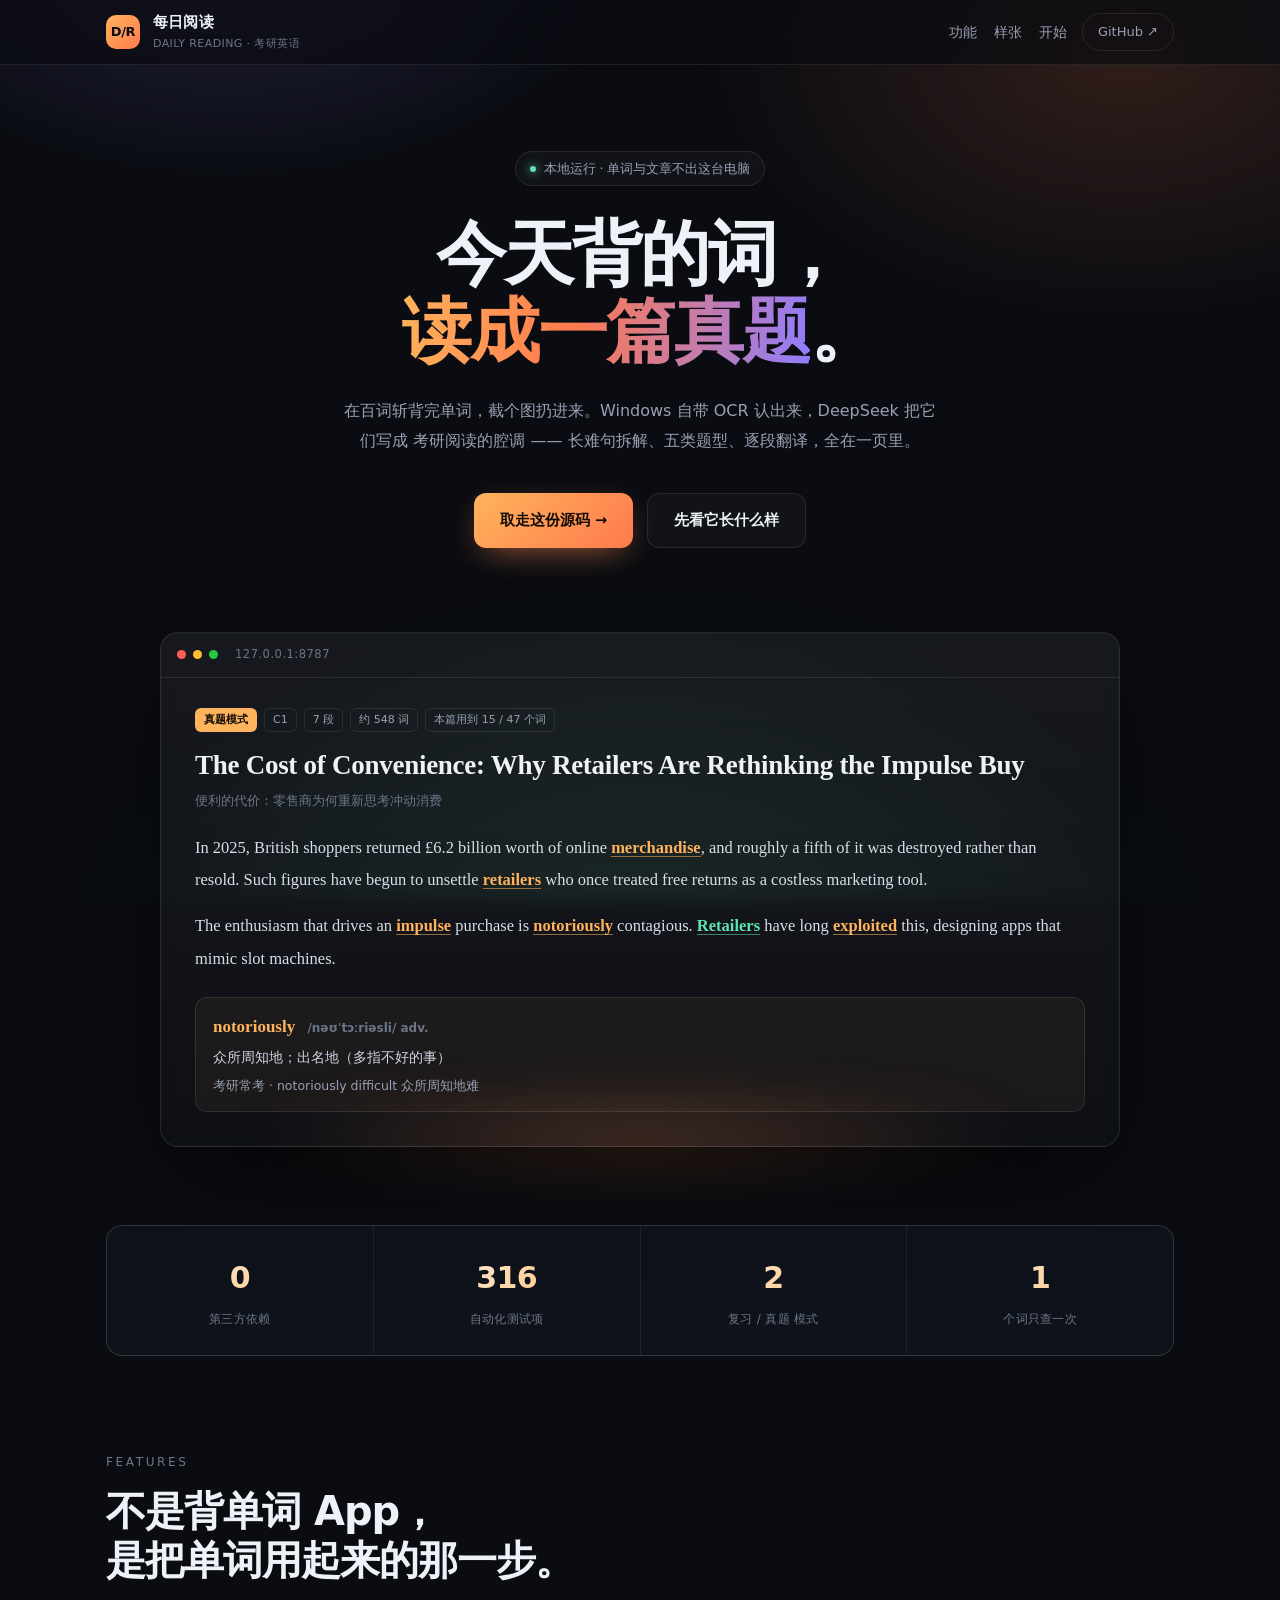
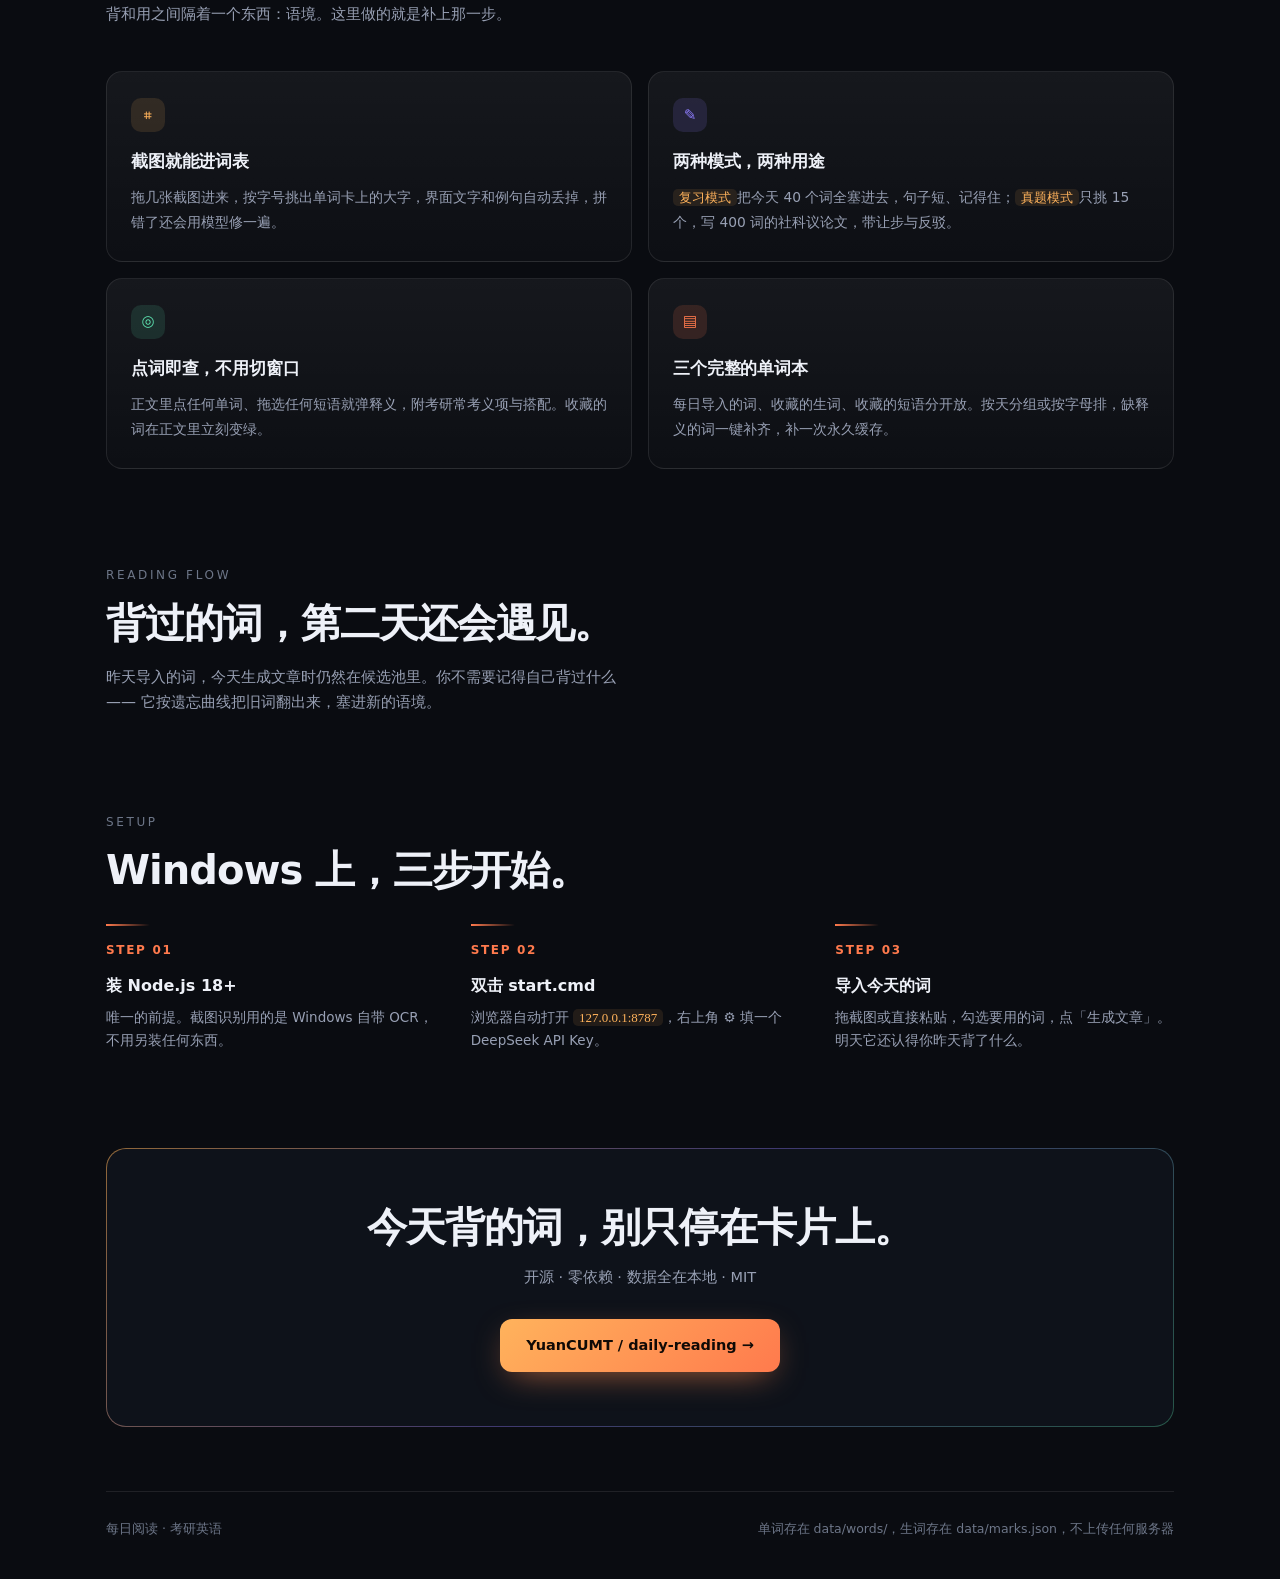
<file: promo.html>
<!doctype html>
<html lang="zh-CN">
<head>
<meta charset="utf-8">
<meta name="viewport" content="width=device-width, initial-scale=1">
<title>每日阅读 — 把今天背的词，读成一篇真题</title>
<style>
:root{
  --bg:#0a0c11; --bg2:#0e121a; --line:rgba(255,255,255,.09);
  --fg:#eef1f8; --dim:#98a0b4; --dim2:#6d7688;
  --amber:#ffb35c; --ember:#ff7a4d; --violet:#8f7dff; --mint:#5ee2b0;
  --sans:"Inter",system-ui,-apple-system,"Segoe UI","PingFang SC","Microsoft YaHei",sans-serif;
  --serif:"Iowan Old Style","Palatino Linotype",Georgia,"Songti SC",serif;
}
*{margin:0;padding:0;box-sizing:border-box}
html{scroll-behavior:smooth}
body{background:var(--bg);color:var(--fg);font-family:var(--sans);line-height:1.7;
  -webkit-font-smoothing:antialiased;overflow-x:hidden}
body::before{content:"";position:fixed;inset:0;z-index:0;pointer-events:none;
  background:
    radial-gradient(680px 420px at 18% -8%, rgba(143,125,255,.20), transparent 62%),
    radial-gradient(720px 460px at 88% 6%, rgba(255,122,77,.16), transparent 60%),
    radial-gradient(900px 600px at 50% 108%, rgba(94,226,176,.10), transparent 65%)}
.wrap{max-width:1120px;margin:0 auto;padding:0 26px;position:relative;z-index:1}
a{color:inherit;text-decoration:none}

nav{position:sticky;top:0;z-index:20;backdrop-filter:blur(14px);
  background:rgba(10,12,17,.72);border-bottom:1px solid var(--line)}
.nav-in{display:flex;align-items:center;gap:13px;height:64px}
.mark{width:34px;height:34px;border-radius:10px;flex:none;display:grid;place-items:center;
  font-weight:800;font-size:13px;letter-spacing:-.4px;color:#0a0c11;
  background:linear-gradient(135deg,var(--amber),var(--ember))}
.nm{font-weight:650;font-size:15px;letter-spacing:.2px}
.nm small{display:block;font-size:11px;font-weight:400;color:var(--dim2);letter-spacing:.4px}
nav .sp{flex:1}
nav a.lnk{font-size:13.5px;color:var(--dim);padding:6px 2px;transition:color .2s}
nav a.lnk:hover{color:var(--fg)}
nav .ghost{font-size:13px;color:var(--dim);border:1px solid var(--line);border-radius:999px;
  padding:7px 15px;transition:.2s}
nav .ghost:hover{color:var(--fg);border-color:rgba(255,255,255,.28)}

.hero{padding:86px 0 20px;text-align:center}
.tag{display:inline-flex;align-items:center;gap:8px;font-size:12.5px;color:var(--dim);
  border:1px solid var(--line);border-radius:999px;padding:6px 14px;margin-bottom:30px;
  background:rgba(255,255,255,.03)}
.tag i{width:6px;height:6px;border-radius:50%;background:var(--mint);box-shadow:0 0 10px var(--mint)}
h1{font-size:clamp(38px,6.2vw,70px);line-height:1.1;letter-spacing:-.03em;font-weight:760}
h1 .g{background:linear-gradient(100deg,var(--amber),var(--ember) 42%,var(--violet));
  -webkit-background-clip:text;background-clip:text;color:transparent}
.sub{margin:26px auto 0;max-width:37em;font-size:16px;color:var(--dim);line-height:1.85}
.btns{display:flex;gap:14px;justify-content:center;flex-wrap:wrap;margin-top:38px}
.btn{display:inline-flex;align-items:center;gap:9px;padding:14px 26px;border-radius:12px;
  font-size:14.5px;font-weight:600;transition:transform .18s,box-shadow .25s}
.btn.pri{color:#100a06;background:linear-gradient(135deg,var(--amber),var(--ember));
  box-shadow:0 10px 34px -12px rgba(255,140,80,.75)}
.btn.pri:hover{transform:translateY(-2px);box-shadow:0 16px 42px -12px rgba(255,140,80,.9)}
.btn.sec{color:var(--fg);border:1px solid var(--line);background:rgba(255,255,255,.03)}
.btn.sec:hover{border-color:rgba(255,255,255,.26);background:rgba(255,255,255,.06)}

.stage{margin:64px auto 0;max-width:960px;position:relative}
.stage::after{content:"";position:absolute;inset:auto 8% -34px;height:90px;
  background:radial-gradient(closest-side,rgba(255,140,80,.30),transparent);filter:blur(26px);z-index:-1}
.win{border:1px solid var(--line);border-radius:18px;overflow:hidden;
  background:linear-gradient(180deg,rgba(255,255,255,.055),rgba(255,255,255,.02));
  box-shadow:0 34px 90px -34px rgba(0,0,0,.9),inset 0 0 0 1px rgba(255,255,255,.02);
  backdrop-filter:blur(8px)}
.bar{display:flex;align-items:center;gap:7px;padding:12px 16px;border-bottom:1px solid var(--line)}
.bar b{width:9px;height:9px;border-radius:50%;background:#ff5f57}
.bar b:nth-child(2){background:#febc2e}.bar b:nth-child(3){background:#28c840}
.bar span{margin-left:10px;font-size:11.5px;color:var(--dim2);letter-spacing:.5px}
.doc{padding:30px 34px 34px;text-align:left}
.doc .k{display:flex;gap:7px;flex-wrap:wrap;margin-bottom:16px}
.chip{font-size:11px;color:var(--dim);border:1px solid var(--line);border-radius:6px;padding:2px 8px}
.chip.on{color:#100a06;background:var(--amber);border-color:transparent;font-weight:600}
.doc h3{font-family:var(--serif);font-size:clamp(20px,2.6vw,27px);line-height:1.32;letter-spacing:-.01em}
.doc .zh{font-size:13px;color:var(--dim2);margin:6px 0 20px}
.doc p{font-family:var(--serif);font-size:16.5px;line-height:1.95;color:#d9dee9}
.doc p+p{margin-top:14px}
mark{background:none;color:var(--amber);font-weight:600;box-shadow:inset 0 -1px 0 rgba(255,179,92,.55)}
mark.mine{color:var(--mint);box-shadow:inset 0 -1px 0 rgba(94,226,176,.55)}
.gloss{margin-top:22px;border:1px solid var(--line);border-radius:12px;padding:15px 17px;
  background:rgba(255,179,92,.05)}
.gloss .w{font-family:var(--serif);font-size:17px;color:var(--amber);font-weight:600}
.gloss .w i{font-family:var(--sans);font-style:normal;font-size:12px;color:var(--dim2);margin-left:8px}
.gloss .m{font-size:13.5px;color:#cfd6e4;margin-top:4px}
.gloss .x{font-size:12.5px;color:var(--dim);margin-top:6px}

.stats{display:grid;grid-template-columns:repeat(4,1fr);gap:1px;margin:78px 0 0;
  background:var(--line);border:1px solid var(--line);border-radius:16px;overflow:hidden}
.st{background:var(--bg2);padding:26px 20px;text-align:center}
.st .k{font-size:30px;font-weight:740;letter-spacing:-.02em;
  background:linear-gradient(135deg,#fff,var(--amber));-webkit-background-clip:text;
  background-clip:text;color:transparent}
.st .l{font-size:12px;color:var(--dim2);margin-top:6px;letter-spacing:.3px}

section{padding:96px 0 0}
.eyebrow{font-size:12px;letter-spacing:.22em;color:var(--dim2);text-transform:uppercase;margin-bottom:14px}
h2{font-size:clamp(26px,3.5vw,40px);line-height:1.24;letter-spacing:-.025em;font-weight:720;margin-bottom:16px}
.lede{color:var(--dim);font-size:15px;max-width:36em}

.feats{display:grid;grid-template-columns:repeat(2,1fr);gap:16px;margin-top:44px}
.feat{border:1px solid var(--line);border-radius:16px;padding:26px 24px;
  background:linear-gradient(180deg,rgba(255,255,255,.05),rgba(255,255,255,.015));
  transition:border-color .25s,transform .25s}
.feat:hover{border-color:rgba(255,179,92,.4);transform:translateY(-3px)}
.glow{width:34px;height:34px;border-radius:10px;display:grid;place-items:center;margin-bottom:16px;
  font-size:15px;background:rgba(255,179,92,.12);color:var(--amber)}
.feat:nth-child(2) .glow{background:rgba(143,125,255,.14);color:var(--violet)}
.feat:nth-child(3) .glow{background:rgba(94,226,176,.12);color:var(--mint)}
.feat:nth-child(4) .glow{background:rgba(255,122,77,.14);color:var(--ember)}
.feat h3{font-size:16.5px;margin-bottom:9px;letter-spacing:-.01em}
.feat p{font-size:13.8px;color:var(--dim);line-height:1.8}
code{font-family:var(--serif);font-size:13px;color:var(--amber);background:rgba(255,179,92,.1);
  padding:1px 6px;border-radius:5px}

.steps{display:grid;grid-template-columns:repeat(3,1fr);gap:26px;margin-top:44px}
.step{position:relative}
.step .n{font-size:12px;font-weight:700;letter-spacing:.14em;color:var(--ember);margin-bottom:12px}
.step b{display:block;font-size:16px;margin-bottom:7px}
.step p{font-size:13.5px;color:var(--dim)}
.step::before{content:"";position:absolute;left:0;top:-16px;width:44px;height:2px;
  background:linear-gradient(90deg,var(--ember),transparent)}

.cta-wrap{margin-top:96px;padding:1px;border-radius:20px;
  background:linear-gradient(135deg,rgba(255,179,92,.55),rgba(143,125,255,.4),rgba(94,226,176,.35))}
.cta{background:var(--bg2);border-radius:19px;padding:54px 44px;text-align:center}
.cta h2{margin-bottom:12px}
.cta p{color:var(--dim);font-size:14.5px}
.cta .btns{margin-top:30px}

footer{display:flex;justify-content:space-between;gap:14px;flex-wrap:wrap;
  margin-top:64px;padding:26px 0 40px;border-top:1px solid var(--line);
  font-size:12.5px;color:var(--dim2)}

@media(max-width:860px){
  .feats,.steps{grid-template-columns:1fr}
  .stats{grid-template-columns:1fr 1fr}
  .doc{padding:22px}
  nav a.lnk{display:none}
  .cta{padding:40px 24px}
  section{padding:70px 0 0}
}
</style>
</head>
<body>

<nav>
  <div class="wrap nav-in">
    <div class="mark">D/R</div>
    <div class="nm">每日阅读<small>DAILY READING · 考研英语</small></div>
    <div class="sp"></div>
    <a class="lnk" href="#feat">功能</a>
    <a class="lnk" href="#demo">样张</a>
    <a class="lnk" href="#start">开始</a>
    <a class="ghost" href="https://github.com/YuanCUMT/daily-reading">GitHub ↗</a>
  </div>
</nav>

<div class="wrap">

  <div class="hero">
    <div class="tag"><i></i>本地运行 · 单词与文章不出这台电脑</div>
    <h1>今天背的词，<br><span class="g">读成一篇真题</span>。</h1>
    <p class="sub">
      在百词斩背完单词，截个图扔进来。Windows 自带 OCR 认出来，DeepSeek 把它们写成
      考研阅读的腔调 —— 长难句拆解、五类题型、逐段翻译，全在一页里。
    </p>
    <div class="btns">
      <a class="btn pri" href="https://github.com/YuanCUMT/daily-reading">取走这份源码 →</a>
      <a class="btn sec" href="#demo">先看它长什么样</a>
    </div>
  </div>

  <div class="stage">
    <div class="win">
      <div class="bar"><b></b><b></b><b></b><span>127.0.0.1:8787</span></div>
      <div class="doc">
        <div class="k">
          <span class="chip on">真题模式</span><span class="chip">C1</span>
          <span class="chip">7 段</span><span class="chip">约 548 词</span>
          <span class="chip">本篇用到 15 / 47 个词</span>
        </div>
        <h3>The Cost of Convenience: Why Retailers Are Rethinking the Impulse Buy</h3>
        <div class="zh">便利的代价：零售商为何重新思考冲动消费</div>
        <p>
          In 2025, British shoppers returned £6.2 billion worth of online <mark>merchandise</mark>,
          and roughly a fifth of it was destroyed rather than resold. Such figures have begun to
          unsettle <mark>retailers</mark> who once treated free returns as a costless marketing tool.
        </p>
        <p>
          The enthusiasm that drives an <mark>impulse</mark> purchase is <mark>notoriously</mark>
          contagious. <mark class="mine">Retailers</mark> have long <mark>exploited</mark> this,
          designing apps that mimic slot machines.
        </p>
        <div class="gloss">
          <div class="w">notoriously <i>/nəʊˈtɔːriəsli/ adv.</i></div>
          <div class="m">众所周知地；出名地（多指不好的事）</div>
          <div class="x">考研常考 · notoriously difficult 众所周知地难</div>
        </div>
      </div>
    </div>
  </div>

  <div class="stats">
    <div class="st"><div class="k">0</div><div class="l">第三方依赖</div></div>
    <div class="st"><div class="k">316</div><div class="l">自动化测试项</div></div>
    <div class="st"><div class="k">2</div><div class="l">复习 / 真题 模式</div></div>
    <div class="st"><div class="k">1</div><div class="l">个词只查一次</div></div>
  </div>

  <section id="feat">
    <div class="eyebrow">Features</div>
    <h2>不是背单词 App，<br>是把单词用起来的那一步。</h2>
    <p class="lede">背和用之间隔着一个东西：语境。这里做的就是补上那一步。</p>

    <div class="feats">
      <div class="feat">
        <div class="glow">⌗</div>
        <h3>截图就能进词表</h3>
        <p>拖几张截图进来，按字号挑出单词卡上的大字，界面文字和例句自动丢掉，拼错了还会用模型修一遍。</p>
      </div>
      <div class="feat">
        <div class="glow">✎</div>
        <h3>两种模式，两种用途</h3>
        <p><code>复习模式</code>把今天 40 个词全塞进去，句子短、记得住；<code>真题模式</code>只挑 15 个，写 400 词的社科议论文，带让步与反驳。</p>
      </div>
      <div class="feat">
        <div class="glow">◎</div>
        <h3>点词即查，不用切窗口</h3>
        <p>正文里点任何单词、拖选任何短语就弹释义，附考研常考义项与搭配。收藏的词在正文里立刻变绿。</p>
      </div>
      <div class="feat">
        <div class="glow">▤</div>
        <h3>三个完整的单词本</h3>
        <p>每日导入的词、收藏的生词、收藏的短语分开放。按天分组或按字母排，缺释义的词一键补齐，补一次永久缓存。</p>
      </div>
    </div>
  </section>

  <section id="demo">
    <div class="eyebrow">Reading flow</div>
    <h2>背过的词，第二天还会遇见。</h2>
    <p class="lede">
      昨天导入的词，今天生成文章时仍然在候选池里。你不需要记得自己背过什么 ——
      它按遗忘曲线把旧词翻出来，塞进新的语境。
    </p>
  </section>

  <section id="start">
    <div class="eyebrow">Setup</div>
    <h2>Windows 上，三步开始。</h2>
    <div class="steps">
      <div class="step">
        <div class="n">STEP 01</div>
        <b>装 Node.js 18+</b>
        <p>唯一的前提。截图识别用的是 Windows 自带 OCR，不用另装任何东西。</p>
      </div>
      <div class="step">
        <div class="n">STEP 02</div>
        <b>双击 start.cmd</b>
        <p>浏览器自动打开 <code>127.0.0.1:8787</code>，右上角 ⚙️ 填一个 DeepSeek API Key。</p>
      </div>
      <div class="step">
        <div class="n">STEP 03</div>
        <b>导入今天的词</b>
        <p>拖截图或直接粘贴，勾选要用的词，点「生成文章」。明天它还认得你昨天背了什么。</p>
      </div>
    </div>

    <div class="cta-wrap">
      <div class="cta">
        <h2>今天背的词，别只停在卡片上。</h2>
        <p>开源 · 零依赖 · 数据全在本地 · MIT</p>
        <div class="btns">
          <a class="btn pri" href="https://github.com/YuanCUMT/daily-reading">YuanCUMT / daily-reading →</a>
        </div>
      </div>
    </div>
  </section>

  <footer>
    <span>每日阅读 · 考研英语</span>
    <span>单词存在 data/words/，生词存在 data/marks.json，不上传任何服务器</span>
  </footer>

</div>
</body>
</html>
</file>
